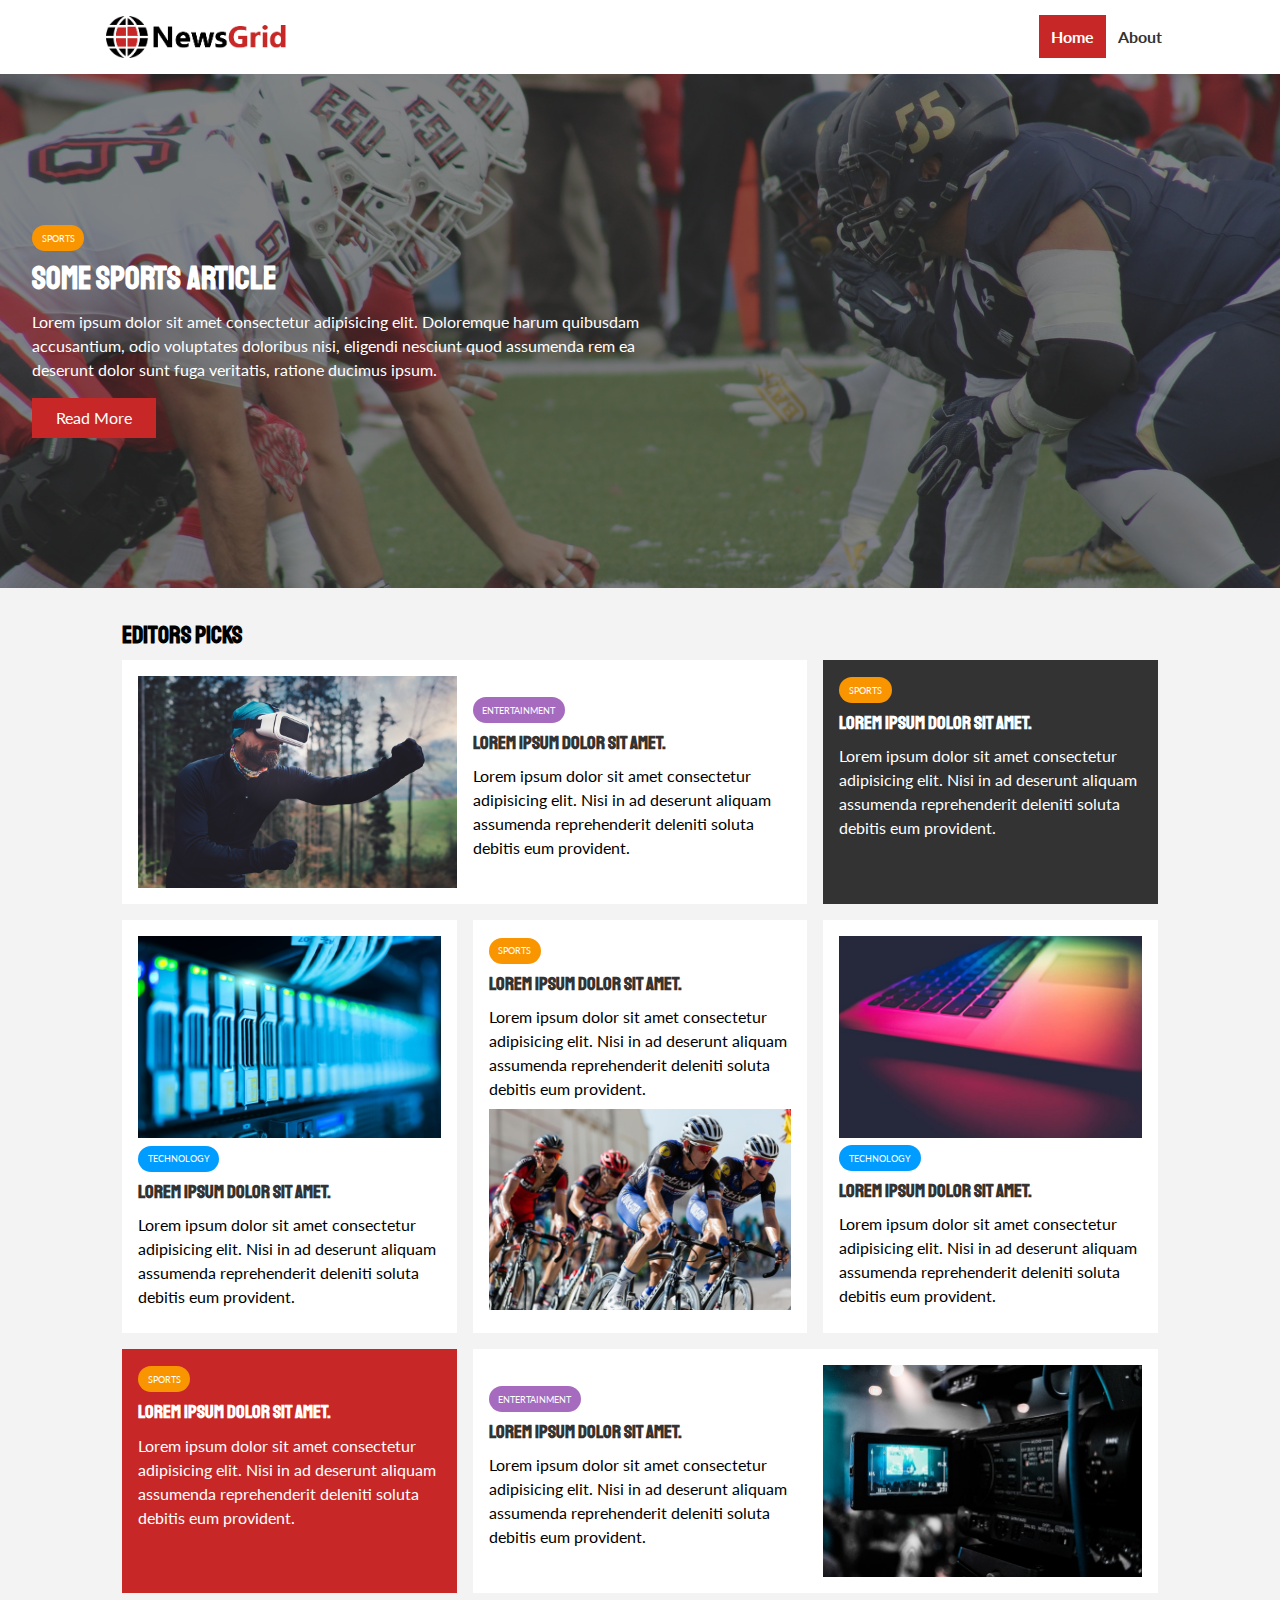
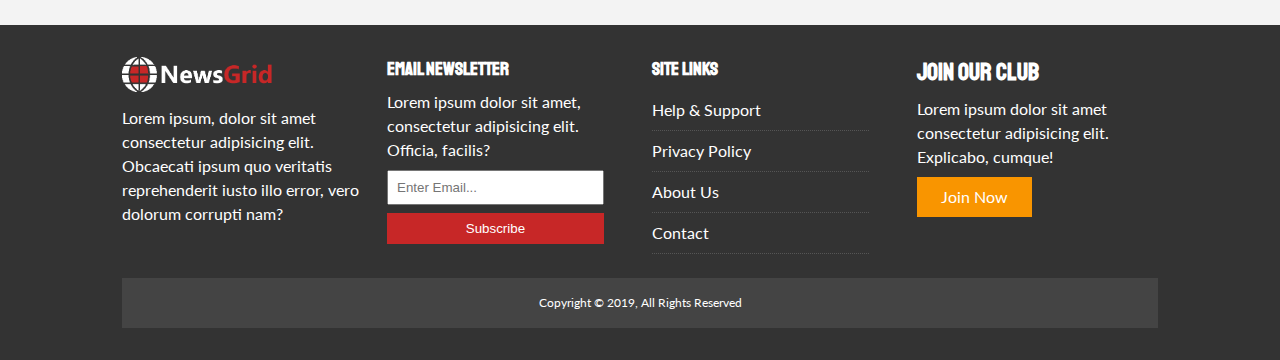
<file: index.html>
<!DOCTYPE html>
<html lang="en">
  <head>
    <meta charset="UTF-8" />
    <meta http-equiv="X-UA-Compatible" content="IE=edge" />
    <meta name="viewport" content="width=device-width, initial-scale=1.0" />
    <link
      rel="stylesheet"
      href="https://use.fontawesome.com/releases/v5.6.3/css/all.css"
      integrity="sha384-UHRtZLI+pbxtHCWp1t77Bi1L4ZtiqrqD80Kn4Z8NTSRyMA2Fd33n5dQ8lWUE00s/"
      crossorigin="anonymous"
    />
    <link
      href="https://fonts.googleapis.com/css?family=Lato|Staatliches"
      rel="stylesheet"
    />
    <link rel="stylesheet" href="css/style.css" />
    <link
      rel="stylesheet"
      media="screen and (max-width: 768px)"
      href="css/mobile.css"
    />
    <link rel="shortcut icon" type="image/x-icon" href="favicon.ico" />
    <title>NewsGrid | Latest News</title>
  </head>
  <body>
    <nav>
      <div id="main-nav">
        <div class="container">
          <img src="img/logo.png" alt="NewsGrid" class="logo" />
          <div class="social">
            <a href="http://facebook.com" target="_blank"
              ><i class="fab fa-facebook fa-2x"></i
            ></a>
            <a href="http://twitter.com" target="_blank"
              ><i class="fab fa-twitter fa-2x"></i
            ></a>
            <a href="http://instagram.com" target="_blank"
              ><i class="fab fa-instagram fa-2x"></i
            ></a>
            <a href="http://youtube.com" target="_blank"
              ><i class="fab fa-youtube fa-2x"></i
            ></a>
          </div>
          <ul>
            <li><a href="index.html" class="current">Home</a></li>
            <li><a href="about.html">About</a></li>
          </ul>
        </div>
      </div>
    </nav>

    <!-- showcase -->
    <header id="showcase">
      <div class="conatiner">
        <div class="showcase-container">
          <div class="showcase-content">
            <div class="category category-sports">Sports</div>
            <h1>Some Sports Article</h1>
            <p>
              Lorem ipsum dolor sit amet consectetur adipisicing elit.
              Doloremque harum quibusdam accusantium, odio voluptates doloribus
              nisi, eligendi nesciunt quod assumenda rem ea deserunt dolor sunt
              fuga veritatis, ratione ducimus ipsum.
            </p>
            <a href="article.html" class="btn btn-primary">Read More</a>
          </div>
        </div>
      </div>
    </header>

    <!-- home articles -->
    <section id="home-articles" class="py-2">
      <div class="container">
        <h2>Editors Picks</h2>
        <div class="articles-container">
          <article class="card">
            <img src="img/articles/ent1.jpg" alt="" />
            <div>
              <div class="category category-ent">Entertainment</div>
              <h3>
                <a href="article.html">Lorem ipsum dolor sit amet.</a>
              </h3>
              <p>
                Lorem ipsum dolor sit amet consectetur adipisicing elit. Nisi in
                ad deserunt aliquam assumenda reprehenderit deleniti soluta
                debitis eum provident.
              </p>
            </div>
          </article>

          <article class="card bg-dark">
            <div class="category category-sports">Sports</div>
            <h3>
              <a href="article.html">Lorem ipsum dolor sit amet.</a>
            </h3>
            <p>
              Lorem ipsum dolor sit amet consectetur adipisicing elit. Nisi in
              ad deserunt aliquam assumenda reprehenderit deleniti soluta
              debitis eum provident.
            </p>
          </article>
          <article class="card">
            <img src="img/articles/tech1.jpg" alt="" />
            <div class="category category-tech">Technology</div>
            <h3>
              <a href="article.html">Lorem ipsum dolor sit amet.</a>
            </h3>
            <p>
              Lorem ipsum dolor sit amet consectetur adipisicing elit. Nisi in
              ad deserunt aliquam assumenda reprehenderit deleniti soluta
              debitis eum provident.
            </p>
          </article>
          <article class="card">
            <div class="category category-sports">Sports</div>
            <h3>
              <a href="article.html">Lorem ipsum dolor sit amet.</a>
            </h3>
            <p>
              Lorem ipsum dolor sit amet consectetur adipisicing elit. Nisi in
              ad deserunt aliquam assumenda reprehenderit deleniti soluta
              debitis eum provident.
            </p>
            <img src="img/articles/sports1.jpg" alt="" />
          </article>
          <article class="card">
            <img src="img/articles/tech2.jpg" alt="" />
            <div class="category category-tech">Technology</div>
            <h3>
              <a href="article.html">Lorem ipsum dolor sit amet.</a>
            </h3>
            <p>
              Lorem ipsum dolor sit amet consectetur adipisicing elit. Nisi in
              ad deserunt aliquam assumenda reprehenderit deleniti soluta
              debitis eum provident.
            </p>
          </article>
          <article class="card bg-primary">
            <div class="category category-sports">Sports</div>
            <h3>
              <a href="article.html">Lorem ipsum dolor sit amet.</a>
            </h3>
            <p>
              Lorem ipsum dolor sit amet consectetur adipisicing elit. Nisi in
              ad deserunt aliquam assumenda reprehenderit deleniti soluta
              debitis eum provident.
            </p>
          </article>
          <article class="card">
            <div>
              <div class="category category-ent">Entertainment</div>
              <h3>
                <a href="article.html">Lorem ipsum dolor sit amet.</a>
              </h3>
              <p>
                Lorem ipsum dolor sit amet consectetur adipisicing elit. Nisi in
                ad deserunt aliquam assumenda reprehenderit deleniti soluta
                debitis eum provident.
              </p>
            </div>
            <img src="img/articles/ent2.jpg" alt="" />
          </article>
        </div>
      </div>
    </section>

    <!-- footer -->
    <footer id="main-footer" class="py-2">
      <div class="container footer-container">
        <div>
          <img src="img/logo_light.png" alt="NewsGrid" />
          <p>
            Lorem ipsum, dolor sit amet consectetur adipisicing elit. Obcaecati
            ipsum quo veritatis reprehenderit iusto illo error, vero dolorum
            corrupti nam?
          </p>
        </div>
        <div>
          <h3>Email Newsletter</h3>
          <p>
            Lorem ipsum dolor sit amet, consectetur adipisicing elit. Officia,
            facilis?
          </p>
          <form>
            <input type="email" placeholder="Enter Email..." />
            <input type="submit" value="Subscribe" class="btn btn-primary" />
          </form>
        </div>
        <div>
          <h3>Site Links</h3>
          <ul class="list">
            <li><a href="#">Help & Support</a></li>
            <li><a href="#">Privacy Policy</a></li>
            <li><a href="#">About Us</a></li>
            <li><a href="#">Contact</a></li>
          </ul>
        </div>
        <div>
          <h2>Join Our Club</h2>
          <p>
            Lorem ipsum dolor sit amet consectetur adipisicing elit. Explicabo,
            cumque!
          </p>
          <a href="#" class="btn btn-secondary">Join Now</a>
        </div>
        <div>
          <p>Copyright &copy; 2019, All Rights Reserved</p>
        </div>
      </div>
    </footer>
  </body>
</html>
</file>
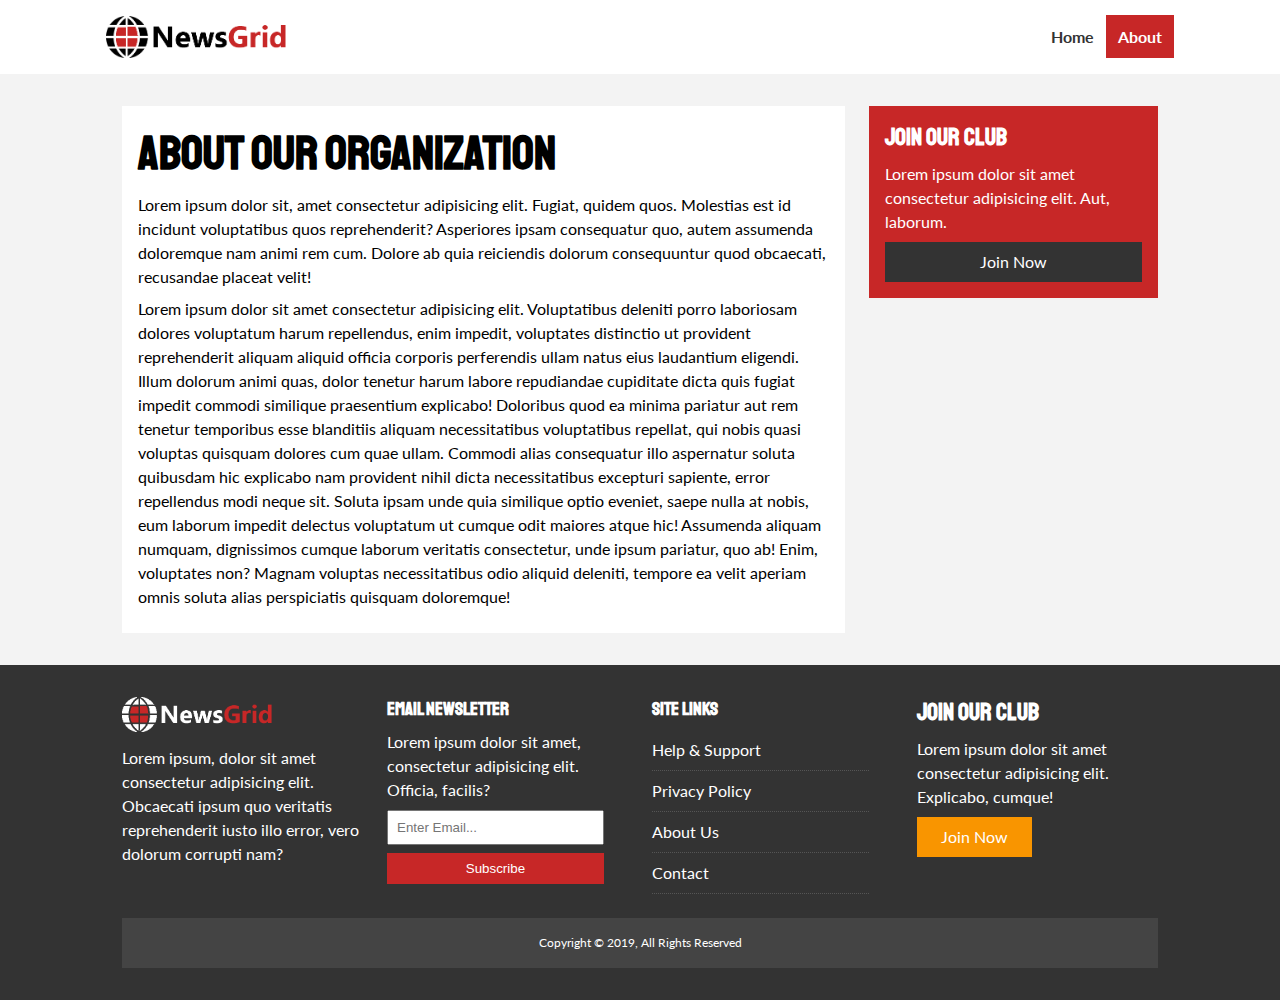
<file: about.html>
<!DOCTYPE html>
<html lang="en">
  <head>
    <meta charset="UTF-8" />
    <meta http-equiv="X-UA-Compatible" content="IE=edge" />
    <meta name="viewport" content="width=device-width, initial-scale=1.0" />
    <link
      rel="stylesheet"
      href="https://use.fontawesome.com/releases/v5.6.3/css/all.css"
      integrity="sha384-UHRtZLI+pbxtHCWp1t77Bi1L4ZtiqrqD80Kn4Z8NTSRyMA2Fd33n5dQ8lWUE00s/"
      crossorigin="anonymous"
    />
    <link
      href="https://fonts.googleapis.com/css?family=Lato|Staatliches"
      rel="stylesheet"
    />
    <link rel="stylesheet" href="css/style.css" />
    <link
      rel="stylesheet"
      media="screen and (max-width: 768px)"
      href="css/mobile.css"
    />
    <link rel="shortcut icon" type="image/x-icon" href="favicon.ico" />
    <title>NewsGrid | About</title>
  </head>
  <body>
    <nav>
      <div id="main-nav">
        <div class="container">
          <img src="img/logo.png" alt="NewsGrid" class="logo" />
          <div class="social">
            <a href="http://facebook.com" target="_blank"
              ><i class="fab fa-facebook fa-2x"></i
            ></a>
            <a href="http://twitter.com" target="_blank"
              ><i class="fab fa-twitter fa-2x"></i
            ></a>
            <a href="http://instagram.com" target="_blank"
              ><i class="fab fa-instagram fa-2x"></i
            ></a>
            <a href="http://youtube.com" target="_blank"
              ><i class="fab fa-youtube fa-2x"></i
            ></a>
          </div>
          <ul>
            <li><a href="index.html">Home</a></li>
            <li><a class="current" href="about.html">About</a></li>
          </ul>
        </div>
      </div>
    </nav>

    <section id="about">
      <div class="container">
        <div class="page-container">
          <article class="card">
            <h1 class="l-heading">About Our Organization</h1>
            <p>
              Lorem ipsum dolor sit, amet consectetur adipisicing elit. Fugiat,
              quidem quos. Molestias est id incidunt voluptatibus quos
              reprehenderit? Asperiores ipsam consequatur quo, autem assumenda
              doloremque nam animi rem cum. Dolore ab quia reiciendis dolorum
              consequuntur quod obcaecati, recusandae placeat velit!
            </p>
            <p>
              Lorem ipsum dolor sit amet consectetur adipisicing elit.
              Voluptatibus deleniti porro laboriosam dolores voluptatum harum
              repellendus, enim impedit, voluptates distinctio ut provident
              reprehenderit aliquam aliquid officia corporis perferendis ullam
              natus eius laudantium eligendi. Illum dolorum animi quas, dolor
              tenetur harum labore repudiandae cupiditate dicta quis fugiat
              impedit commodi similique praesentium explicabo! Doloribus quod ea
              minima pariatur aut rem tenetur temporibus esse blanditiis aliquam
              necessitatibus voluptatibus repellat, qui nobis quasi voluptas
              quisquam dolores cum quae ullam. Commodi alias consequatur illo
              aspernatur soluta quibusdam hic explicabo nam provident nihil
              dicta necessitatibus excepturi sapiente, error repellendus modi
              neque sit. Soluta ipsam unde quia similique optio eveniet, saepe
              nulla at nobis, eum laborum impedit delectus voluptatum ut cumque
              odit maiores atque hic! Assumenda aliquam numquam, dignissimos
              cumque laborum veritatis consectetur, unde ipsum pariatur, quo ab!
              Enim, voluptates non? Magnam voluptas necessitatibus odio aliquid
              deleniti, tempore ea velit aperiam omnis soluta alias perspiciatis
              quisquam doloremque!
            </p>
          </article>
          <aside class="card bg-primary">
            <h2>Join Our Club</h2>
            <p>
              Lorem ipsum dolor sit amet consectetur adipisicing elit. Aut,
              laborum.
            </p>
            <a href="#" class="btn btn-dark btn-block">Join Now</a>
          </aside>
        </div>
      </div>
    </section>

    <!-- footer -->
    <footer id="main-footer" class="py-2">
      <div class="container footer-container">
        <div>
          <img src="img/logo_light.png" alt="NewsGrid" />
          <p>
            Lorem ipsum, dolor sit amet consectetur adipisicing elit. Obcaecati
            ipsum quo veritatis reprehenderit iusto illo error, vero dolorum
            corrupti nam?
          </p>
        </div>
        <div>
          <h3>Email Newsletter</h3>
          <p>
            Lorem ipsum dolor sit amet, consectetur adipisicing elit. Officia,
            facilis?
          </p>
          <form>
            <input type="email" placeholder="Enter Email..." />
            <input type="submit" value="Subscribe" class="btn btn-primary" />
          </form>
        </div>
        <div>
          <h3>Site Links</h3>
          <ul class="list">
            <li><a href="#">Help & Support</a></li>
            <li><a href="#">Privacy Policy</a></li>
            <li><a href="#">About Us</a></li>
            <li><a href="#">Contact</a></li>
          </ul>
        </div>
        <div>
          <h2>Join Our Club</h2>
          <p>
            Lorem ipsum dolor sit amet consectetur adipisicing elit. Explicabo,
            cumque!
          </p>
          <a href="#" class="btn btn-secondary">Join Now</a>
        </div>
        <div>
          <p>Copyright &copy; 2019, All Rights Reserved</p>
        </div>
      </div>
    </footer>
  </body>
</html>
</file>
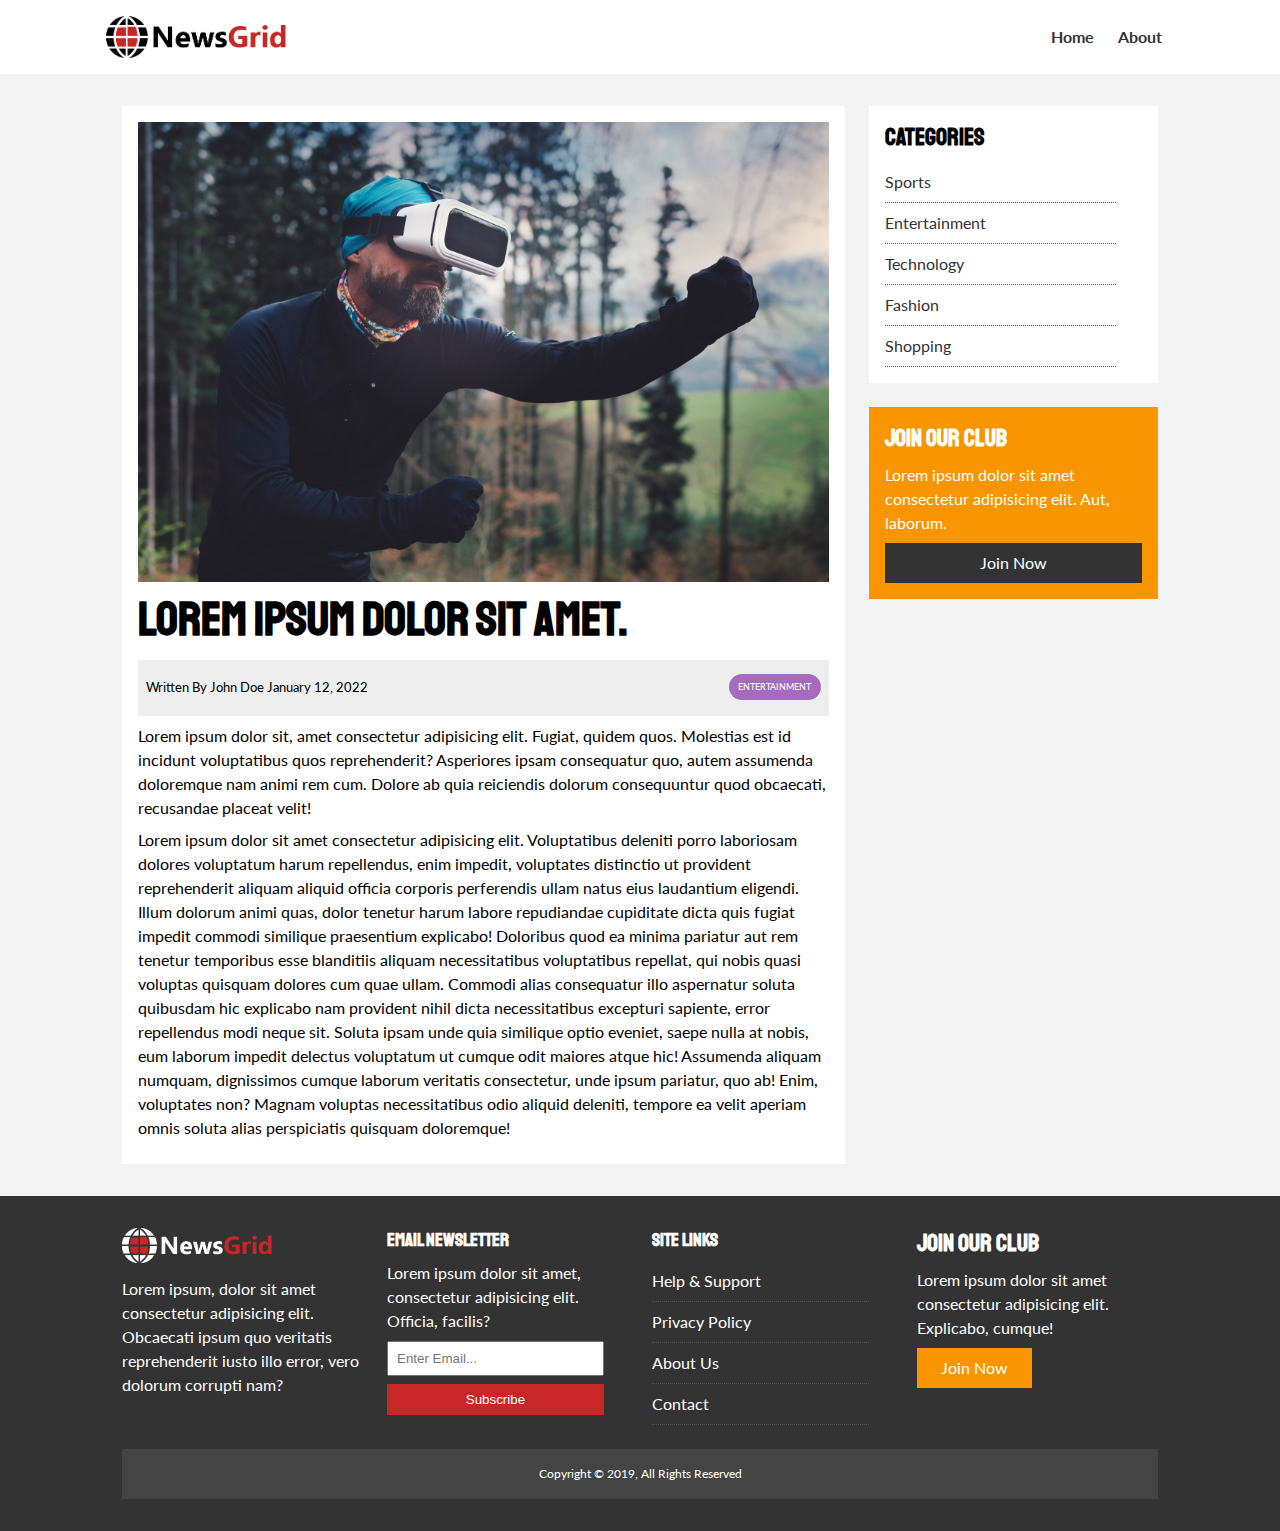
<file: article.html>
<!DOCTYPE html>
<html lang="en">
  <head>
    <meta charset="UTF-8" />
    <meta http-equiv="X-UA-Compatible" content="IE=edge" />
    <meta name="viewport" content="width=device-width, initial-scale=1.0" />
    <link
      rel="stylesheet"
      href="https://use.fontawesome.com/releases/v5.6.3/css/all.css"
      integrity="sha384-UHRtZLI+pbxtHCWp1t77Bi1L4ZtiqrqD80Kn4Z8NTSRyMA2Fd33n5dQ8lWUE00s/"
      crossorigin="anonymous"
    />
    <link
      href="https://fonts.googleapis.com/css?family=Lato|Staatliches"
      rel="stylesheet"
    />
    <link rel="stylesheet" href="css/style.css" />
    <link
      rel="stylesheet"
      media="screen and (max-width: 768px)"
      href="css/mobile.css"
    />
    <link rel="shortcut icon" type="image/x-icon" href="favicon.ico" />
    <title>NewsGrid | Latest News</title>
  </head>
  <body>
    <nav>
      <div id="main-nav">
        <div class="container">
          <img src="img/logo.png" alt="NewsGrid" class="logo" />
          <div class="social">
            <a href="http://facebook.com" target="_blank"
              ><i class="fab fa-facebook fa-2x"></i
            ></a>
            <a href="http://twitter.com" target="_blank"
              ><i class="fab fa-twitter fa-2x"></i
            ></a>
            <a href="http://instagram.com" target="_blank"
              ><i class="fab fa-instagram fa-2x"></i
            ></a>
            <a href="http://youtube.com" target="_blank"
              ><i class="fab fa-youtube fa-2x"></i
            ></a>
          </div>
          <ul>
            <li><a href="index.html">Home</a></li>
            <li><a href="about.html">About</a></li>
          </ul>
        </div>
      </div>
    </nav>

    <section id="article">
      <div class="container">
        <div class="page-container">
          <article class="card">
            <img src="img/articles/ent1.jpg" alt="" />
            <h1 class="l-heading">Lorem ipsum dolor sit amet.</h1>
            <div class="meta">
              <small>
                <i class="fas fa-user"></i> Written By John Doe January 12, 2022
              </small>
              <div class="category category-ent">Entertainment</div>
            </div>
            <p>
              Lorem ipsum dolor sit, amet consectetur adipisicing elit. Fugiat,
              quidem quos. Molestias est id incidunt voluptatibus quos
              reprehenderit? Asperiores ipsam consequatur quo, autem assumenda
              doloremque nam animi rem cum. Dolore ab quia reiciendis dolorum
              consequuntur quod obcaecati, recusandae placeat velit!
            </p>
            <p>
              Lorem ipsum dolor sit amet consectetur adipisicing elit.
              Voluptatibus deleniti porro laboriosam dolores voluptatum harum
              repellendus, enim impedit, voluptates distinctio ut provident
              reprehenderit aliquam aliquid officia corporis perferendis ullam
              natus eius laudantium eligendi. Illum dolorum animi quas, dolor
              tenetur harum labore repudiandae cupiditate dicta quis fugiat
              impedit commodi similique praesentium explicabo! Doloribus quod ea
              minima pariatur aut rem tenetur temporibus esse blanditiis aliquam
              necessitatibus voluptatibus repellat, qui nobis quasi voluptas
              quisquam dolores cum quae ullam. Commodi alias consequatur illo
              aspernatur soluta quibusdam hic explicabo nam provident nihil
              dicta necessitatibus excepturi sapiente, error repellendus modi
              neque sit. Soluta ipsam unde quia similique optio eveniet, saepe
              nulla at nobis, eum laborum impedit delectus voluptatum ut cumque
              odit maiores atque hic! Assumenda aliquam numquam, dignissimos
              cumque laborum veritatis consectetur, unde ipsum pariatur, quo ab!
              Enim, voluptates non? Magnam voluptas necessitatibus odio aliquid
              deleniti, tempore ea velit aperiam omnis soluta alias perspiciatis
              quisquam doloremque!
            </p>
          </article>

          <aside id="categories" class="card">
            <h2>Categories</h2>
            <ul class="list">
              <li>
                <a href="#"><i class="fas fa-chevron-right"></i>Sports</a>
              </li>
              <li>
                <a href="#"
                  ><i class="fas fa-chevron-right"></i>Entertainment</a
                >
              </li>
              <li>
                <a href="#"><i class="fas fa-chevron-right"></i>Technology</a>
              </li>
              <li>
                <a href="#"><i class="fas fa-chevron-right"></i>Fashion</a>
              </li>
              <li>
                <a href="#"><i class="fas fa-chevron-right"></i>Shopping</a>
              </li>
            </ul>
          </aside>
          <aside class="card bg-secondary">
            <h2>Join Our Club</h2>
            <p>
              Lorem ipsum dolor sit amet consectetur adipisicing elit. Aut,
              laborum.
            </p>
            <a href="#" class="btn btn-dark btn-block">Join Now</a>
          </aside>
        </div>
      </div>
    </section>

    <!-- footer -->
    <footer id="main-footer" class="py-2">
      <div class="container footer-container">
        <div>
          <img src="img/logo_light.png" alt="NewsGrid" />
          <p>
            Lorem ipsum, dolor sit amet consectetur adipisicing elit. Obcaecati
            ipsum quo veritatis reprehenderit iusto illo error, vero dolorum
            corrupti nam?
          </p>
        </div>
        <div>
          <h3>Email Newsletter</h3>
          <p>
            Lorem ipsum dolor sit amet, consectetur adipisicing elit. Officia,
            facilis?
          </p>
          <form>
            <input type="email" placeholder="Enter Email..." />
            <input type="submit" value="Subscribe" class="btn btn-primary" />
          </form>
        </div>
        <div>
          <h3>Site Links</h3>
          <ul class="list">
            <li><a href="#">Help & Support</a></li>
            <li><a href="#">Privacy Policy</a></li>
            <li><a href="#">About Us</a></li>
            <li><a href="#">Contact</a></li>
          </ul>
        </div>
        <div>
          <h2>Join Our Club</h2>
          <p>
            Lorem ipsum dolor sit amet consectetur adipisicing elit. Explicabo,
            cumque!
          </p>
          <a href="#" class="btn btn-secondary">Join Now</a>
        </div>
        <div>
          <p>Copyright &copy; 2019, All Rights Reserved</p>
        </div>
      </div>
    </footer>
  </body>
</html>
</file>
<file: css/style.css>
:root{
    --primary-color:#c72727;
    --secondary-color:#f99500;
    --light-color:#f3f3f3;
    --dark-color:#333;
    --max-width:1100px;
}

.category{
    --sports-color:#f99500;
    --ent-color:#a66bbe;
    --tech-color:#009cff;
}

*{
    margin: 0;
    padding: 0;
    box-sizing: border-box;
}

body{
    font-family: 'lato', sans-serif;
    line-height: 1.5;
    background: var(--light-color);
}

a{
    color: #333;
    text-decoration: none;
}

ul{
    list-style: none;
}

p{
    margin: .5rem 0;
}

img{
    width: 100%;
}

h1,h2,h3,h4,h5,h6{
    font-family: 'staatliches', cursive;
    margin-bottom: .55rem;
    line-height: 1.3;
}

/* utility */
.container{
    max-width: var(--max-width);
    margin: auto;
    padding: 0 2rem;
    overflow: hidden;
}

.category{
    display: inline-block;
    color: #fff;
    font-size: 0.55rem;
    text-transform: uppercase;
    padding: 0.4rem 0.6rem;
    border-radius: 15px;
    margin-bottom: 0.5rem;
}

.category-sports{
    background: var(--sports-color);
}
.category-ent{
    background: var(--ent-color);
}
.category-tech{
    background: var(--tech-color);
}

.btn{
    display: inline-block;
    border: none;
    background: var(--dark-color);
    color: #fff;
    padding: 0.5rem 1.5rem;
}

.btn-light{
    background: var(--light-color);
}
.btn-primary{
    background: var(--primary-color);
}
.btn-secondary{
    background: var(--secondary-color);
}

.btn:hover{
    opacity: 0.9;
}

.btn-block{
    display: block;
    width: 100%;
    text-align: center;
}

.card{
    background: #fff;
    padding: 1rem;
}

.bg-dark{
    background: var(--dark-color);
    color: #fff;
}
.bg-primary{
    background: var(--primary-color);
    color: #fff;
}
.bg-secondary{
    background: var(--secondary-color);
    color: #fff;
}

.bg-dark h1, 
.bg-dark h2, 
.bg-dark h3, 
.bg-dark a,
.bg-primary h1, 
.bg-primary h2, 
.bg-primary h3, 
.bg-primary a,
.bg-secondary h1, 
.bg-secondary h2, 
.bg-secondary h3, 
.bg-secondary a{
    color: #fff;
}

.py-1{
    padding: 1.5rem 0;
}
.py-2{
    padding: 2rem 0;
}
.py-3{
    padding: 3rem 0;
}
.p-1{
    padding: 1.5rem;
}
.p-2{
    padding: 2rem;
}
.p-3{
    padding: 3rem;
}

.l-heading{
    font-size: 3rem;
}

.list li{
    padding: .5rem 0;
    border-bottom: #555 dotted 1px;
    width: 90%;
}

.list li a:hover{
    color: var(--primary-color) !important;
}

/* inner page gid container */
.page-container{
    display: grid;
    grid-template-columns: 5fr 2fr;
    margin: 2rem 0;
    grid-gap: 1.5rem
}

.page-container >*:first-child{
    grid-row: 1/span 3;
}

/* navigation */
#main-nav{
    background: #fff;
    position: sticky;
    top: 0;
    z-index: 2;
}

#main-nav .container{
    display: grid;
    grid-template-columns: 6fr 3fr 2fr;
    padding: 1rem;
    align-items: center;

}

#main-nav .logo{
    width: 180px;
}

#main-nav ul{
    justify-self: end;
    display: flex;
}

#main-nav ul li a{
    padding: 0.75rem;
    font-weight: bold;
}

#main-nav ul li a.current{
    background: var(--primary-color);
    color: #fff;
}

#main-nav ul li a:hover{
    background: var(--light-color);
    color: var(--dark-color);
}

#main-nav .social{
    justify-self: center;
}

#main-nav .social i{
    color: #777;
    margin-right: .5rem;
}

/* showcase */
#showcase{
    color: #fff;
    background: #333;
    padding: 2rem;
    position: relative;
}

#showcase:before{
    content: '';
    background: url('../img/featured.jpg') no-repeat center center/cover;
    position: absolute;
    top: 0;
    left: 0;
    width: 100%;
    height: 100%;
    opacity: 0.4;
}

#showcase .showcase-container{
    display: grid;
    grid-template-columns: repeat(2, 1fr);
    justify-content: center;
    align-items: center;
    height: 50vh;
}

#showcase .showcase-content{
    z-index: 1;
}

#showcase .showcase-content p{
    margin-bottom: 1rem;
}

/* home articles */
#home-articles .articles-container{
    display: grid;
    grid-template-columns: repeat(3, 1fr);
    grid-gap: 1rem;
}

#home-articles .articles-container > *:first-child, #home-articles .articles-container > *:last-child{
    display: grid;
    grid-template-columns: repeat(2, 1fr);
    grid-gap: 1rem;
    align-items: center;
    grid-column: 1/ span 2;
}

#home-articles .articles-container > *:last-child{
    grid-column: 2/ span 2;
}

#article .meta{
    display:flex;
    justify-content: space-between;
    align-items: center;
    background: #eee;
    padding: 0.5rem;
}

#article .meta .category{
    margin-top: 0.4rem;
}

/* Footer */
#main-footer{
    background: var(--dark-color);
    color: #fff;
}

#main-footer img{
    width: 150px;
}

#main-footer a{
    color: #fff;
}

#main-footer .footer-container{
    display: grid;
    grid-template-columns: repeat(4, 1fr);
    grid-gap: 1.5rem;
}

#main-footer .footer-container > *:last-child{
    background: #444;
    grid-column: 1/span 4;
    padding: .5rem;
    text-align: center;
    font-size: 0.75rem;
}

#main-footer .footer-container input[type='email']{
    width: 90%;
    padding: 0.5rem;
    margin-bottom: 0.5rem;
}

#main-footer .footer-container input[type='submit']{
    width: 90%;
}
</file>
<file: css/mobile.css>
/* navigation */
#main-nav .social{
    display: none;
}

#main-nav .container{
    grid-template-columns: 1fr;
    grid-gap: 1.2rem;
}

#main-nav ul, #main-nav .logo{
    justify-self: center;
}

#main-nav ul li a{
    padding: 0.50rem;
}

#home-articles .articles-container{
    grid-template-columns: repeat(2, 1fr);
}

#home-articles .articles-container >*:first-child, 
#home-articles .articles-container >*:last-child{
    grid-template-columns: 1fr;
    grid-column: 1;
}

@media(max-width: 600px){
    /* stack grid items */
    #showcase .showcase-container, 
    #home-articles .articles-container,
    #main-footer .footer-container{
        grid-template-columns: 1fr;
    }

    #main-footer .footer-container >*:last-child{
        grid-column: 1;
    }

    #main-footer .footer-container >*:first-child,
    #main-footer .footer-container >*:nth-child(2) >*{
        border-bottom: #444 dotted 1px;
        padding-bottom: 1rem;
    }

    .page-container{
        grid-template-columns: 1fr;
        text-align: center;
    }

    .page-container>*:first-child{
        grid-row: 1;
    }

    .l-heading{
        font-size: 2;
    }
}
</file>
